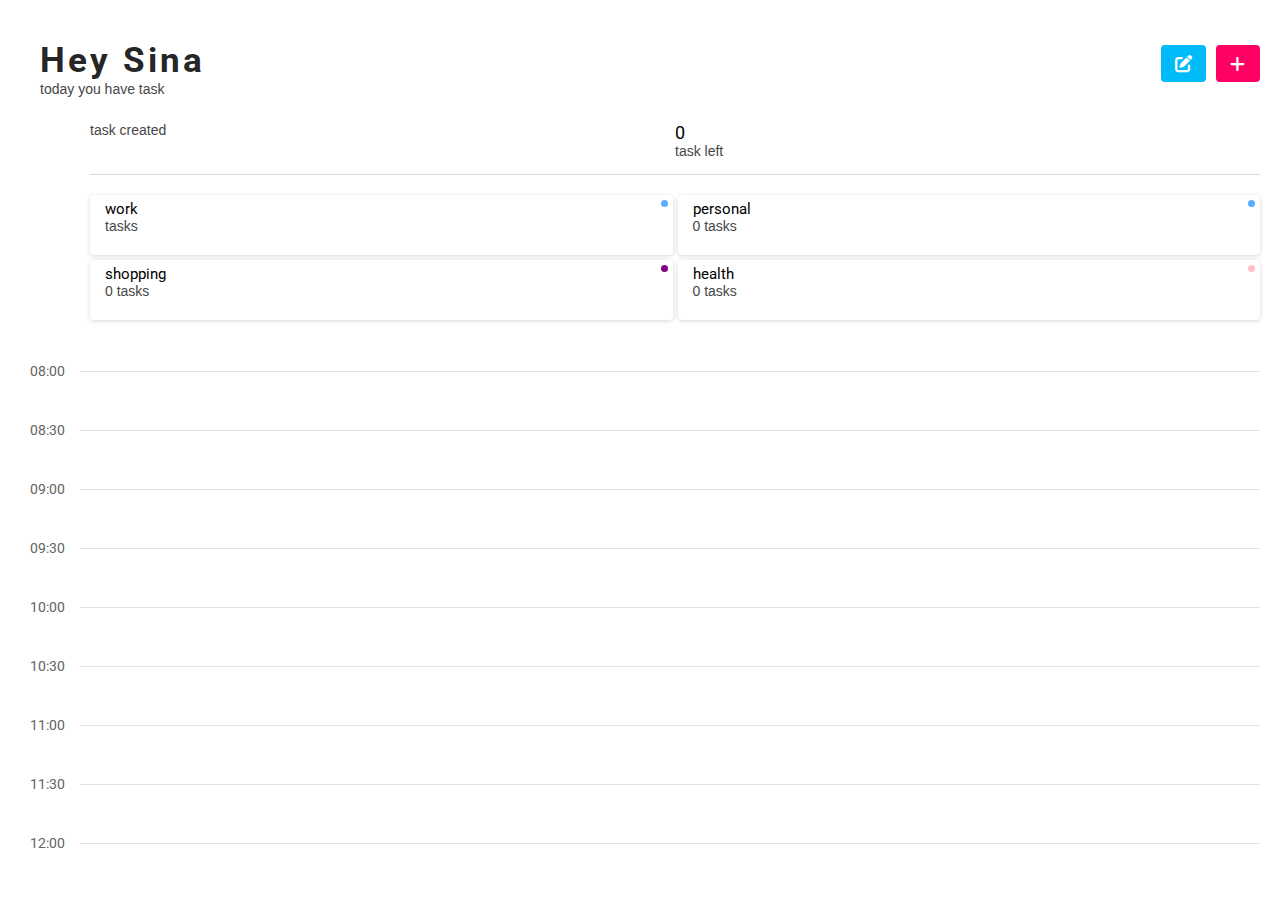
<file: page-1/index.html>
<!DOCTYPE html>
<html lang="en">
<head>
    <meta charset="UTF-8">
    <meta http-equiv="X-UA-Compatible" content="IE=edge">
    <meta name="viewport" content="width=device-width, initial-scale=1.0">
    <title>Document</title>
    <link rel="stylesheet" href="./style.css">
    <link rel="stylesheet" href="./css/all.css">
    <link rel="preconnect" href="https://fonts.googleapis.com">
    <link rel="preconnect" href="https://fonts.gstatic.com" crossorigin>
    <link href="https://fonts.googleapis.com/css2?family=Roboto:wght@500&display=swap" rel="stylesheet">
</head>
<body>
    <header>
        <div class="top-header">
        <div class="left-header">
            <h1>hey sina</h1>
            <p>today you have <span id="task-count"></span> task</p>
        </div>
        <div class="right-header">
            <a href="../page-3/index.html"><i class="fa-solid fa-pen-to-square"></i></a>
            <a href="../page-2/index.html"><i class="fa-solid fa-plus"></i></a>
        </div>
        </div>
        <div class="bottom-header">
            <div class="task-created">
                <div class="number-task-created num-title" id="task-created-count"></div>
                <div class="text-title">task created</div>
            </div>
            <div class="task-left">
                <div class="number-task-left num-title" id="task-left-count">0</div>
                <div class="text-title">task left</div>
            </div>
        </div>
    </header>
    <div class="task-section">
        <div class="work">
            <div>
            <div class="text">work</div>
            <div class="text-title"> <span id="work-task-count"></span> tasks</div>
        </div>
            <div class="work-bullet"></div>
        </div>
        <div class="personal">
            <div>
            <div class="text">personal</div>
            <div class="text-title"><span id="personal-task-count">0</span> tasks</div>
        </div>
            <div class="personal-bullet"></div>
        </div>
        <div class="shopping">
            <div>
            <div class="text">shopping</div>
            <div class="text-title"><span id="shopping-task-count">0</span> tasks</div>
        </div>
            <div class="shopping-bullet"></div>
        </div>
        <div class="health">
            <div>
            <div class="text">health</div>
            <div class="text-title"><span id="health-task-count">0</span> tasks</div>
            </div>
            <div class="health-bullet"></div>
        </div>
    </div>
    <div class="bottom-section">
        <div id="watch-section" class="watch-section">
        <div class="watch">
            <p class="watch-number">08:00</p>
            <div class="line"></div>
        </div>
        <div class="watch">
            <p class="watch-number">08:30</p>
            <div class="line"></div>
        </div>
        <div class="watch">
            <p class="watch-number">09:00</p>
            <div class="line"></div>
        </div>
        <div class="watch">
            <p class="watch-number">09:30</p>
            <div class="line"></div>
        </div>
        <div class="watch">
            <p class="watch-number">10:00</p>
            <div class="line"></div>
        </div>
        <div class="watch">
            <p class="watch-number">10:30</p>
            <div class="line"></div>
        </div>
        <div class="watch">
            <p class="watch-number">11:00</p>
            <div class="line"></div>
        </div>
        <div class="watch">
            <p class="watch-number">11:30</p>
            <div class="line"></div>
        </div>
        <div class="watch">
            <p class="watch-number">12:00</p>
            <div class="line"></div>
        </div>
        <!-- <div class="task-1 task-box">
            <div>
            <p class="text">daily ui challenge</p>
            <p class="text-title">create to-do list</p>
            </div>
            <div class="bullet"></div>
        </div>
        <div class="task-2 task-box">
            <div>
            <p class="text">do yoga</p>
            <p class="text-title">15 minute</p>
            </div>
            <div class="bullet"></div>
        </div> -->
    </div>
    </div>
    <script src="./main.js">

    </script>
</body>
</html>
</file>
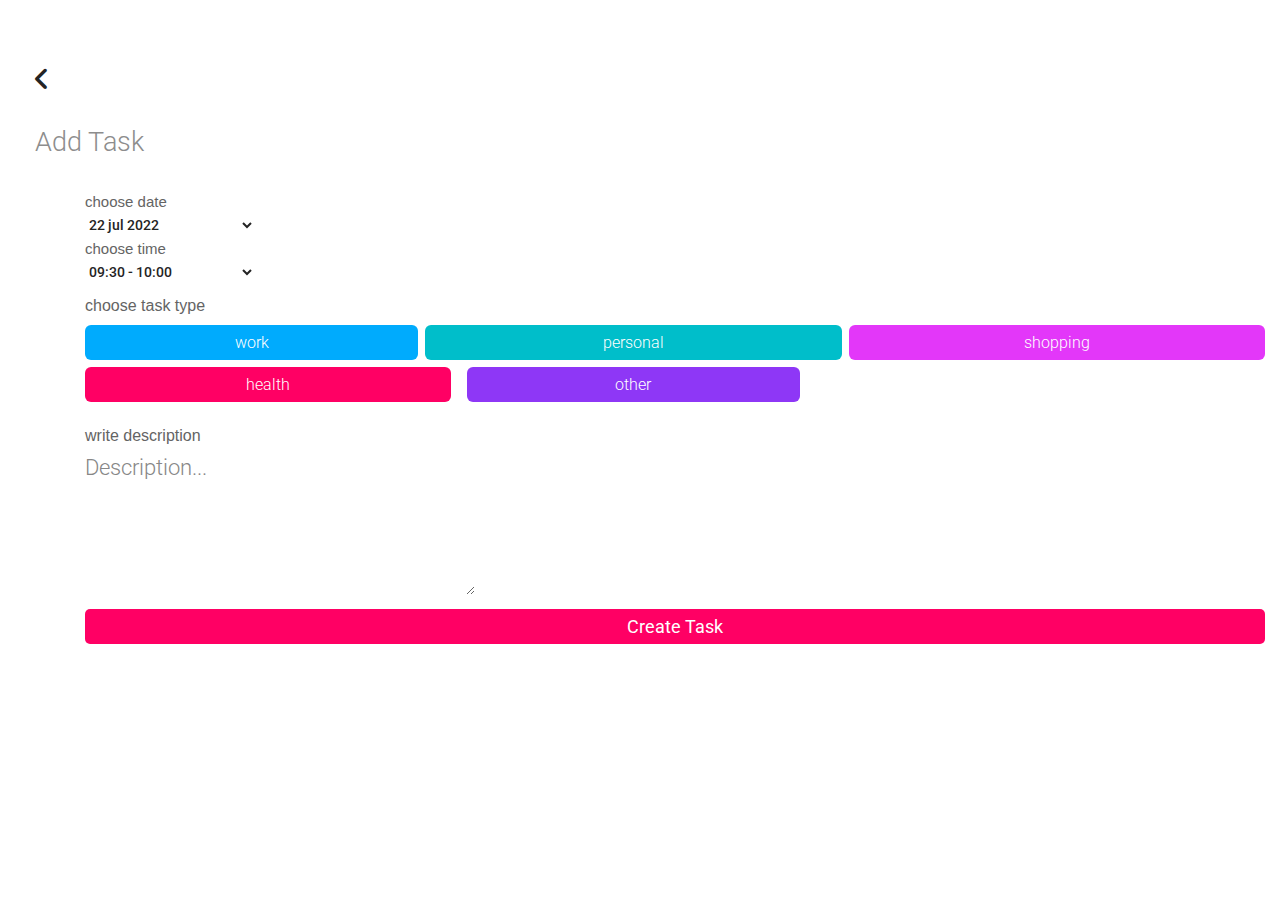
<file: page-2/index.html>
<!DOCTYPE html>
<html lang="en">
<head>
    <meta charset="UTF-8">
    <meta http-equiv="X-UA-Compatible" content="IE=edge">
    <meta name="viewport" content="width=device-width, initial-scale=1.0">
    <title>Document</title>
    <link rel="stylesheet" href="./style.css">
    <link rel="stylesheet" href="./css/all.css">
    <link rel="preconnect" href="https://fonts.googleapis.com">
    <link rel="preconnect" href="https://fonts.gstatic.com" crossorigin>
    <link href="https://fonts.googleapis.com/css2?family=Roboto:wght@300;400;500&display=swap" rel="stylesheet">  
</head>
<body>
    <div class="angle">
        <a href="../page-1/index.html" id="angle" name="angle"><i class="fa-solid fa-angle-left"></i></a>
    </div>
    <div class="task-name">
        <input type="text" name="" id="task-name" placeholder="add task" required>
    </div>
    <div class="bottom-box">
        <div class="choose-box">
            <div class="date-input">
            <label for="date">choose date</label>
            <select name="date" id="date">
                <option value="">22 jul 2022</option>
            </select>
        </div>
        <div class="time-input">
            <label for="time">choose time</label>
            <select name="time" id="time">
                <option value="8">08:00 - 8:30</option>
                <option value="8.5">8:30 - 09:00</option>
                <option value="9">09:00 - 09:30</option>
                <option value="9.5" selected>09:30 - 10:00</option>
                <option value="10">10:00 - 10:30</option>
                <option value="10.5">10:30 - 11:00</option>
                <option value="11">11:00 - 11:30</option>
                <option value="11.5">11:30 - 12:00</option>
            </select>
        </div>
        </div>
        <div class="task-type">
            <p class="label">choose task type</p>
            <div class="type-grid" id="allType">
            <div class="types work" id="work">work</div>
            <div class="types personal">personal</div>
            <div class="types shopping">shopping</div>
            <div class="types health">health</div>
            <div class="types other">other</div>
        </div>
        </div>
        <div class="description">
            <label for="description">write description</label>
            <textarea name="description" id="description" cols="30" rows="10" placeholder="description..."></textarea>
        </div>
        <button id="create-task" class="create" form="create-task-form">create task</button>
        <div class="task-created" id="task-created">
            task created
        </div>
    </div>
    <script src="./main.js">

    </script>
</body>
</html>
</file>
<file: page-1/style.css>
* {
    padding: 0;
    margin: 0;
    box-sizing: border-box;
}
body {
    height: 100%;
    padding: 40px 20px 0px 30px;
}
header {
    width: 100%;
    display: flex;
    flex-direction: column;
}
.top-header {
    width: 100%;
    display: flex;
    flex-direction: row;
    justify-content: space-between;
    align-items: flex-start;
}
.left-header {
    padding-left: 10px;
}
.left-header h1 {
    text-transform: capitalize;
    font-family: 'Roboto', sans-serif;
    font-size: 35px;
    color: rgb(38, 38, 38);
    letter-spacing: 3px; 
}
.left-header p {
    /* font-family: 'Roboto', sans-serif; */
    font-family: 'Segoe UI', Tahoma, Geneva, Verdana, sans-serif;
    color: rgb(70, 70, 70);
    font-size: 14px;
}
.right-header {
    height: 100%;
    display: flex;
    flex-direction: row;
    align-items: flex-end;
    padding-top: 5px;
}
.fa-plus {
    color: white;
    font-size: 17px;
    padding: 10px 14px;
    background-color: #ff0064;
    border-radius: 4px;
    cursor: pointer;
}
.fa-pen-to-square {
    color: white;
    font-size: 17px;
    padding: 10px 14px;
    background-color: #00bbf9;
    border-radius: 4px;
    cursor: pointer;
    margin-right: 10px;
}
a {
    text-decoration: none;
    color: white;
}
a:visited {
    color: white;
}
.bottom-header {
    display: flex;
    padding-left: 60px;
    width: 100%;
    margin-top: 25px;
}
.bottom-header > div {
    text-align: left;
    border-bottom: 1px solid rgb(219, 219, 219);
    width: 100%;
    padding-bottom: 15px;
}
.num-title {
    font-family: 'Roboto', sans-serif;
    font-size: 18px;
}
.text-title {
    font-family: 'Segoe UI', Tahoma, Geneva, Verdana, sans-serif;
    color: rgb(70, 70, 70);
    font-size: 14px;
}
.task-section {
    display: grid;
    grid-template-columns: 1fr 1fr;
    padding-left: 60px;
    gap: 5px;
    margin-top: 20px;
}
.task-section > div {
    height: 60px;
    padding: 5px 5px 15px 15px;
    box-shadow: rgba(0, 0, 0, 0.16) 0px 1px 4px;
    border-radius: 4px;
    display: flex;
    justify-content: space-between;
}
.text {
    font-family: 'Roboto', sans-serif;
    font-size: 15px;
}
.work-bullet {
    width: 7px;
    height: 7px;
    background-color: rgb(88, 174, 255);
    border-radius: 50%;
    align-self: flex-start;
}
.personal-bullet {
    width: 7px;
    height: 7px;
    background-color: rgb(88, 174, 255);
    border-radius: 50%;
    align-self: flex-start;
}
.shopping-bullet , .bullet {
    width: 7px;
    height: 7px;
    background-color: purple;
    border-radius: 50%;
    align-self: flex-start;
}
.health-bullet {
    width: 7px;
    height: 7px;
    background-color: pink;
    border-radius: 50%;
    align-self: flex-start;
}
.bottom-section {
    width: 100%;
    height: 100%;
}
.watch-section {
    width: 100%;
    height: 100%;
    display: flex;
    flex-direction: column;
    justify-content: center;
    align-items: flex-start;
    position: relative;
}
.watch-number {
    font-family: 'Roboto', sans-serif;
    font-size: 14px;
    color: rgb(100, 100, 100);
}
.watch {
    width: 100%;
    display: flex;
    flex-direction: row;
    align-items: center;
    justify-content: center;
    gap: 15px;
    margin-top: 43px;
}
.line {
    width: 100%;
    height: 1px;
    background-color: rgb(225, 225, 225);
}
.task {
    position: absolute;
    width: 270px;
    height: 60px;
    border-radius: 7px;
    box-shadow: rgba(50, 50, 93, 0.25) 0px 2px 5px -1px, rgba(0, 0, 0, 0.3) 0px 1px 3px -1px;
    top: 32px;
    left: 50px;
    background-color: white;
    padding: 10px 10px;
    display: flex;
    justify-content: space-between;
    align-items: center;
    cursor: pointer;
    text-transform: capitalize;
}
.task:hover {
    background-color: #00abfd;
}
.task-box:hover * {
    color: white;
}
.task-box:hover .bullet {
    background-color: white;
}
.done {
    font-family: 'Roboto', sans-serif;
    font-weight: 400;
    position: absolute;
    right: 20px;
    bottom: 10px;
    text-transform: capitalize;
    color: white;
}
.done-task {
    position: absolute;
    width: 270px;
    height: 60px;
    border-radius: 7px;
    box-shadow: rgba(50, 50, 93, 0.25) 0px 2px 5px -1px, rgba(0, 0, 0, 0.3) 0px 1px 3px -1px;
    top: 32px;
    left: 50px;
    background-color: #00abfd;
    padding: 10px 10px;
    display: flex;
    justify-content: space-between;
    align-items: center;
    cursor: pointer;
    text-transform: capitalize;
    color: white;
}
</file>
<file: page-2/style.css>
* {
    padding: 0;
    margin: 0;
    box-sizing: border-box;
}
body {
    display: flex;
    flex-direction: column;
    padding: 65px 15px 65px 35px;
}
.angle {
    width: 100%;
    text-align: left;
}
.angle i {
    color: rgb(36, 36, 36);
    font-size: 27px;
}
.task-name {
    width: 100%;
}
.task-name input {
    width: 100%;
    height: 65px;
    border: none;
    outline: none;
    font-size: 29px;
    text-transform: capitalize;
    font-family: 'Roboto', sans-serif;
    color: black;
    margin-top: 15px;
}
.task-name input::placeholder {
    font-size: 27px;
    text-transform: capitalize;
    font-family: 'Roboto', sans-serif;
    font-weight: 300;
    color: rgb(141, 141, 141);
}
.bottom-box {
    width: 100%;
    padding-left: 50px;
    display: flex;
    flex-direction: column;
    margin-top: 20px;
}
label , .label {
    display: block;
    font-family: 'Segoe UI', Tahoma, Geneva, Verdana, sans-serif;
    font-weight: 500;
    color: rgb(100, 100, 100);
}
.choose-box {
    display: flex;
    flex-direction: column;
    font-size: 15px;
    margin-bottom: 5px;
}
select {
    width: 170px;
    height: 30px;
    font-family: 'Roboto', sans-serif;
    font-weight: 500;
    font-size: 14px;
    border: none;
    outline: none;
    background-color: white;
    color: rgb(36, 36, 36);
}
.task-type {
    width: 100%;
    margin-top: 5px;
}
.type-grid {
    width: 100%;
    display: grid;
    grid-template-columns: 0.8fr 1fr 1fr;
    grid-template-rows: 35px 35px;
    justify-content: start;
    gap: 7px;
    margin-top: 10px;
}
.types {
    border: none;
    outline: none;
    color: white;
    font-family: 'Roboto', sans-serif;
    font-weight: 300;
    border-radius: 6px;
    display: grid;
    place-content: center;
    cursor: pointer;
}
.work {
    background-color: #00abfd;
}
.personal {
    background-color: #00beca;
}
.shopping {
    background-color: #e337f9;
}
.health {
    background-color: #ff0064;
    width: 110%;
}
.other {
    background-color: #8e37f6;
    width: 80%;
    justify-self: center;
}
.description {
    margin-top: 25px;
}
textarea {
    border: none;
    outline: none;
    padding-top: 10px;
    font-size: 22px;
    height: 150px;
    font-family: 'Roboto', sans-serif;
}
textarea::placeholder {
    font-size: 22px;
    text-transform: capitalize;
    font-family: 'Roboto', sans-serif;
    font-weight: 300;
    color: rgb(135, 135, 135);
}
.create {
    height: 35px;
    width: 100%;
    border: none;
    outline: none;
    background-color: #ff0064;
    border-radius: 5px;
    font-size: 18px;
    color: white;
    font-family: 'Roboto', sans-serif;
    text-transform: capitalize;
    cursor: pointer;
    margin-top: 10px;
}
.reset {
    height: 35px;
    width: 100%;
    border: none;
    outline: none;
    background-color: #00abfd;
    border-radius: 5px;
    font-size: 18px;
    color: white;
    font-family: 'Roboto', sans-serif;
    text-transform: capitalize;
    cursor: pointer;
}
.task-created {
    width: 100%;
    height: 35px;
    border-radius: 5px;
    background-color: green;
    color: white;
    text-transform: capitalize;
    font-size: 18px;
    font-family: 'Roboto', sans-serif;
    font-weight: 400;
    display: flex;
    justify-content: center;
    align-items: center;
    position: relative;
    bottom: 35px;
    display: none;
}
</file>
